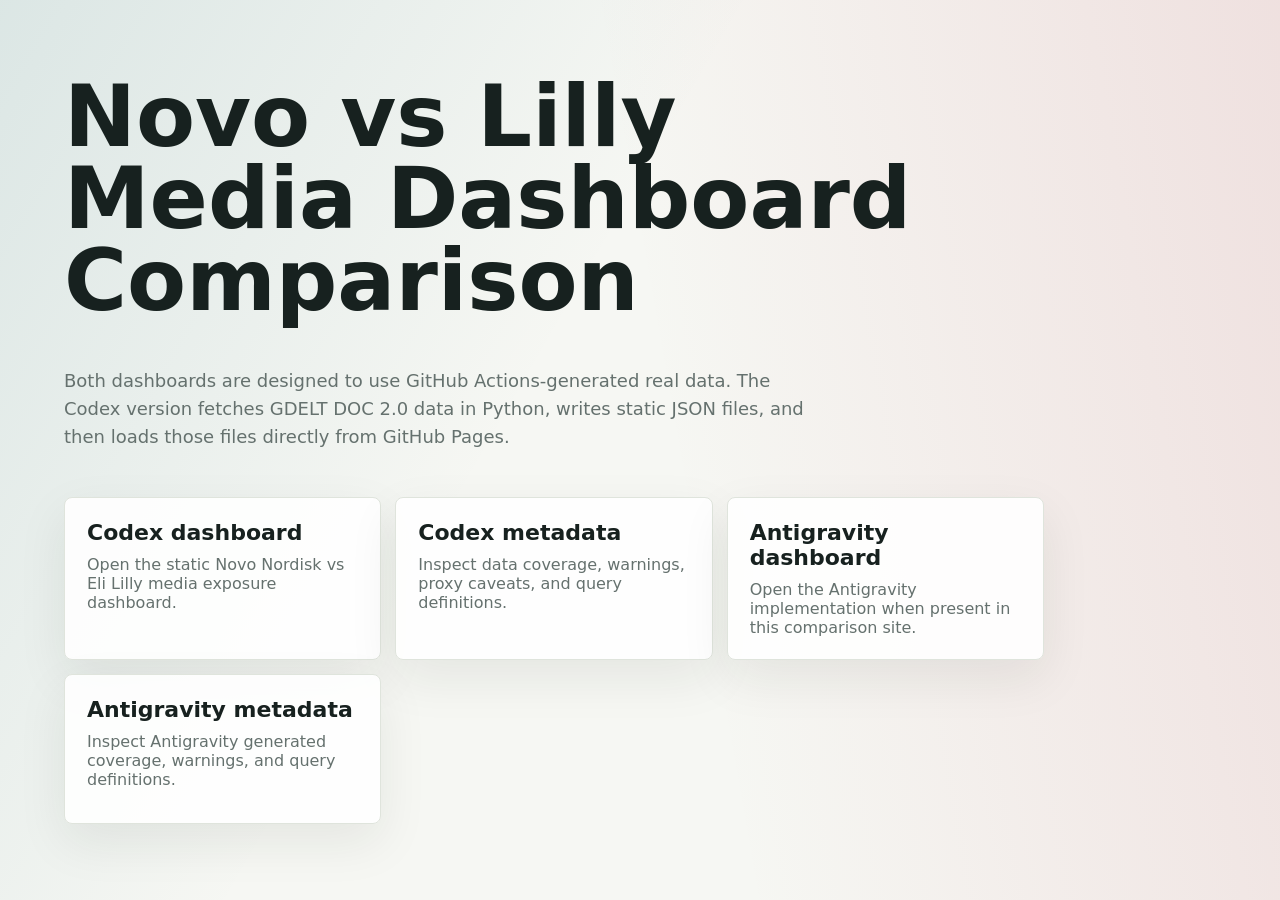
<file: media-dashboard-comparison/index.html>
<!doctype html>
<html lang="en">
  <head>
    <meta charset="utf-8">
    <meta name="viewport" content="width=device-width, initial-scale=1">
    <title>Novo vs Lilly Media Dashboard Comparison</title>
    <style>
      :root { --bg:#f6f7f3; --ink:#17211f; --muted:#65716e; --line:#dfe4dc; --panel:#fff; --novo:#1c6f7d; --lilly:#bd4052; }
      * { box-sizing: border-box; }
      body { margin:0; font-family: Inter, ui-sans-serif, system-ui, -apple-system, BlinkMacSystemFont, "Segoe UI", sans-serif; background:var(--bg); color:var(--ink); }
      main { min-height:100vh; display:grid; align-content:center; gap:28px; padding:clamp(24px,5vw,72px); background:linear-gradient(120deg, rgba(28,111,125,.12), transparent 42%), linear-gradient(260deg, rgba(189,64,82,.12), transparent 48%); }
      h1 { max-width:900px; margin:0; font-size:clamp(42px,8vw,86px); line-height:.95; letter-spacing:0; }
      p { max-width:760px; color:var(--muted); font-size:18px; line-height:1.55; }
      .links { display:grid; grid-template-columns:repeat(auto-fit,minmax(240px,1fr)); gap:14px; max-width:980px; }
      a.card { display:block; min-height:150px; padding:22px; border:1px solid var(--line); border-radius:8px; background:rgba(255,255,255,.9); color:var(--ink); text-decoration:none; box-shadow:0 18px 50px rgba(23,33,31,.08); }
      a.card strong { display:block; font-size:22px; margin-bottom:10px; }
      a.card span { color:var(--muted); }
      [hidden] { display:none !important; }
    </style>
  </head>
  <body>
    <main>
      <h1>Novo vs Lilly Media Dashboard Comparison</h1>
      <p>Both dashboards are designed to use GitHub Actions-generated real data. The Codex version fetches GDELT DOC 2.0 data in Python, writes static JSON files, and then loads those files directly from GitHub Pages.</p>
      <section class="links" aria-label="Comparison links">
        <a class="card" href="./codex/"><strong>Codex dashboard</strong><span>Open the static Novo Nordisk vs Eli Lilly media exposure dashboard.</span></a>
        <a class="card" href="./codex/data/generated/metadata.json"><strong>Codex metadata</strong><span>Inspect data coverage, warnings, proxy caveats, and query definitions.</span></a>
        <a class="card optional-antigravity" hidden href="./antigravity/"><strong>Antigravity dashboard</strong><span>Open the Antigravity implementation when present in this comparison site.</span></a>
        <a class="card optional-antigravity-metadata" hidden href="./antigravity/data/generated/metadata.json"><strong>Antigravity metadata</strong><span>Inspect Antigravity generated coverage, warnings, and query definitions.</span></a>
      </section>
    </main>
    <script>
      fetch("./antigravity/", { method: "HEAD" }).then(function (response) {
        if (response.ok) document.querySelector(".optional-antigravity").hidden = false;
      }).catch(function () {});
      fetch("./antigravity/data/generated/metadata.json", { method: "HEAD" }).then(function (response) {
        if (response.ok) document.querySelector(".optional-antigravity-metadata").hidden = false;
      }).catch(function () {});
    </script>
  </body>
</html>
</file>
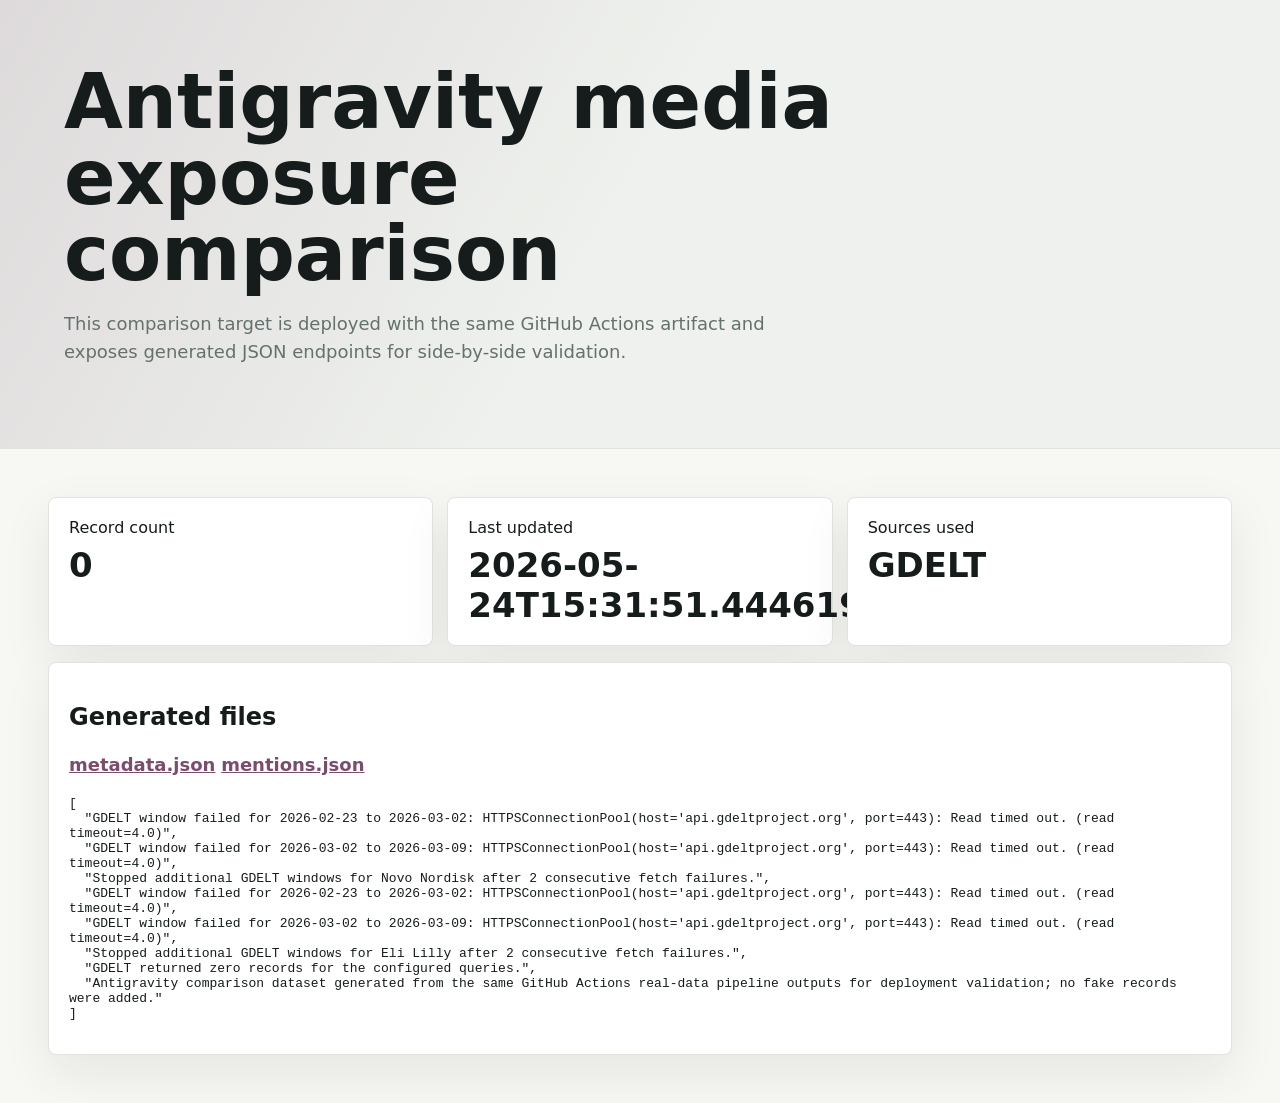
<file: media-dashboard-comparison/antigravity/index.html>
<!doctype html>
<html lang="en">
  <head>
    <meta charset="utf-8">
    <meta name="viewport" content="width=device-width, initial-scale=1">
    <title>Antigravity Media Dashboard</title>
    <style>
      :root { --bg:#f7f7f4; --ink:#151c1b; --muted:#65716e; --line:#dfe4dc; --panel:#fff; --accent:#7b4d6d; }
      * { box-sizing:border-box; }
      body { margin:0; font-family:Inter, ui-sans-serif, system-ui, -apple-system, BlinkMacSystemFont, "Segoe UI", sans-serif; background:var(--bg); color:var(--ink); }
      header { padding:clamp(28px,5vw,70px); background:linear-gradient(120deg, rgba(123,77,109,.14), transparent 48%), #eef1ed; border-bottom:1px solid var(--line); }
      h1 { max-width:860px; margin:0; font-size:clamp(42px,7vw,76px); line-height:1; letter-spacing:0; }
      p { max-width:760px; color:var(--muted); font-size:18px; line-height:1.55; }
      main { padding:clamp(20px,4vw,48px); display:grid; gap:16px; }
      .grid { display:grid; grid-template-columns:repeat(auto-fit,minmax(220px,1fr)); gap:14px; }
      .card { background:var(--panel); border:1px solid var(--line); border-radius:8px; padding:20px; box-shadow:0 18px 50px rgba(21,28,27,.08); }
      .value { display:block; margin-top:8px; font-size:34px; font-weight:900; }
      a { color:var(--accent); font-weight:800; }
      pre { white-space:pre-wrap; overflow:auto; }
    </style>
  </head>
  <body>
    <header>
      <h1>Antigravity media exposure comparison</h1>
      <p>This comparison target is deployed with the same GitHub Actions artifact and exposes generated JSON endpoints for side-by-side validation.</p>
    </header>
    <main>
      <section class="grid">
        <article class="card"><span>Record count</span><strong id="recordCount" class="value">Loading</strong></article>
        <article class="card"><span>Last updated</span><strong id="lastUpdated" class="value">Loading</strong></article>
        <article class="card"><span>Sources used</span><strong id="sourcesUsed" class="value">Loading</strong></article>
      </section>
      <section class="card">
        <h2>Generated files</h2>
        <p><a href="./data/generated/metadata.json">metadata.json</a> <a href="./data/generated/mentions.json">mentions.json</a></p>
        <pre id="warnings"></pre>
      </section>
    </main>
    <script>
      fetch("./data/generated/metadata.json", { cache: "no-store" }).then(function (response) {
        if (!response.ok) throw new Error("metadata missing");
        return response.json();
      }).then(function (metadata) {
        document.getElementById("recordCount").textContent = metadata.recordCount || 0;
        document.getElementById("lastUpdated").textContent = metadata.lastUpdated || "n/a";
        document.getElementById("sourcesUsed").textContent = (metadata.sourcesUsed || []).join(", ") || "n/a";
        document.getElementById("warnings").textContent = JSON.stringify(metadata.warnings || [], null, 2);
      }).catch(function () {
        document.getElementById("recordCount").textContent = "Missing";
        document.getElementById("warnings").textContent = "Generated data files were not found on the deployed site.";
      });
    </script>
  </body>
</html>
</file>
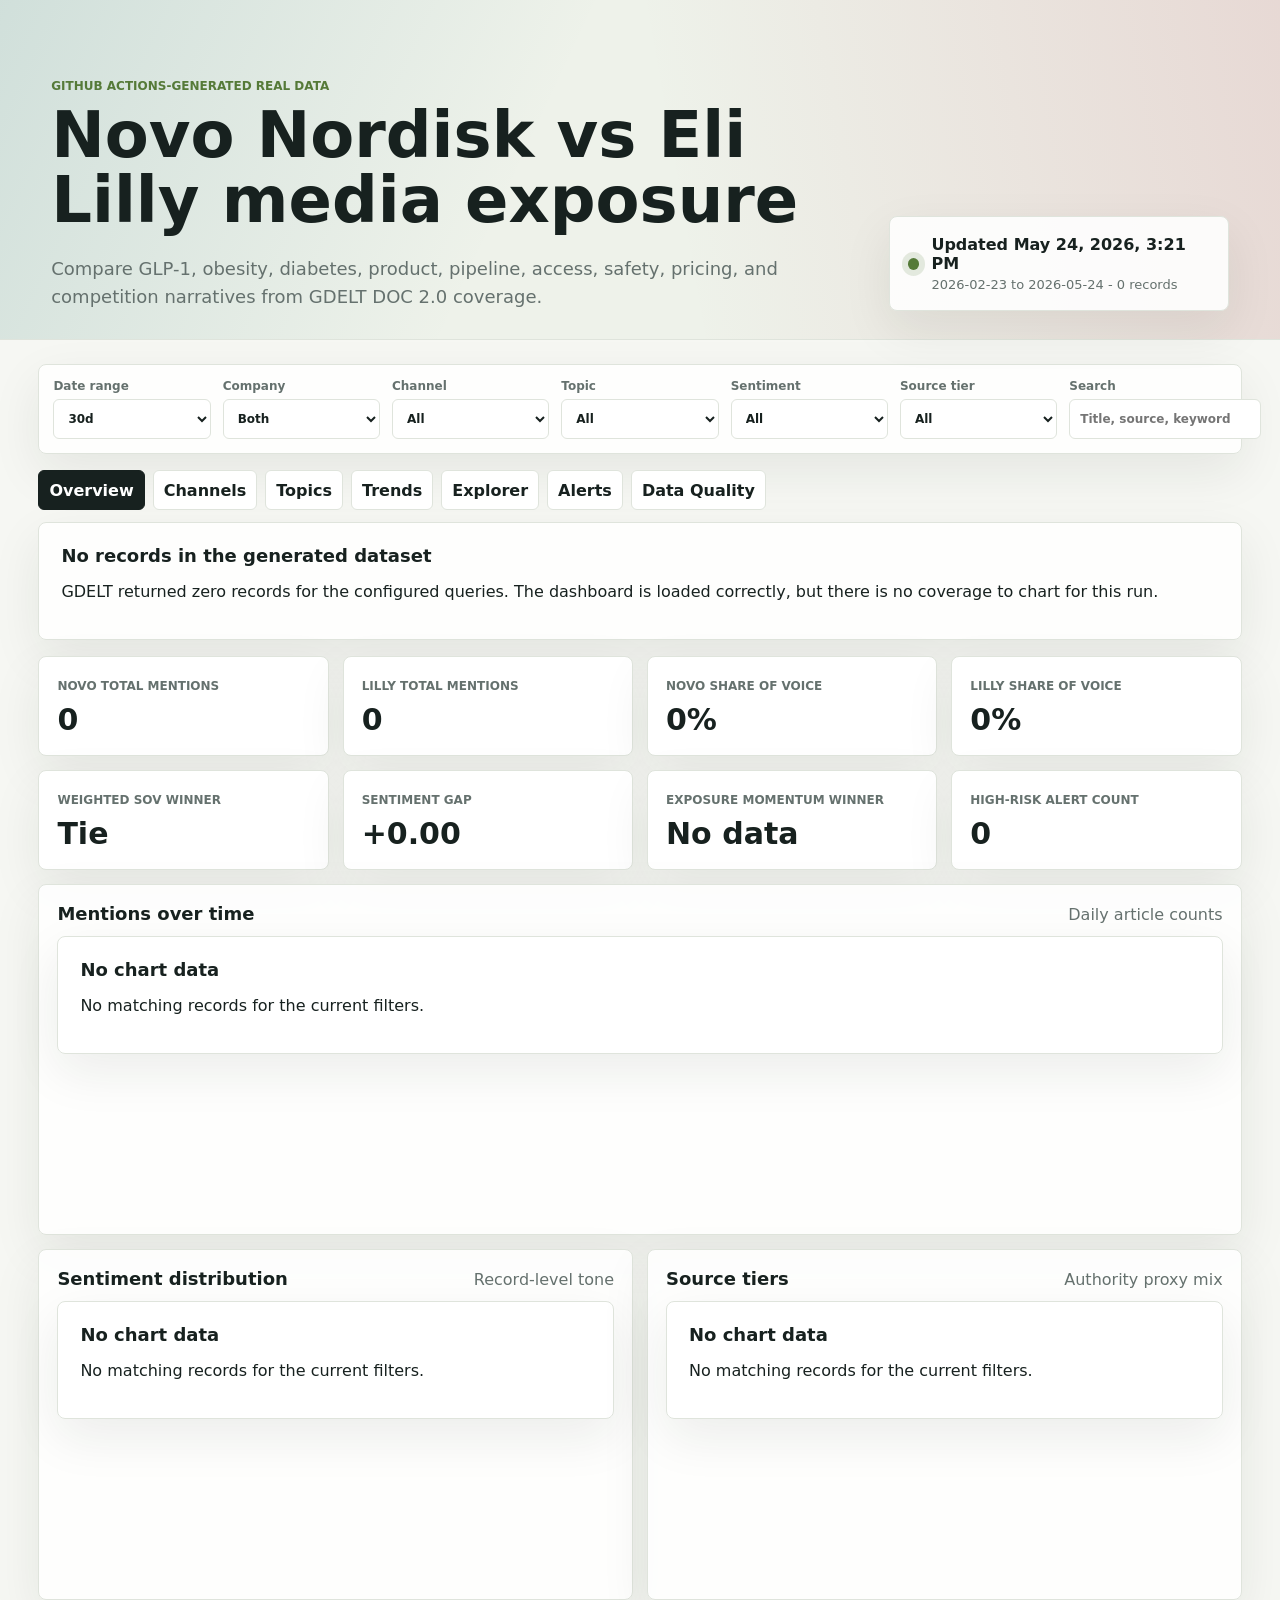
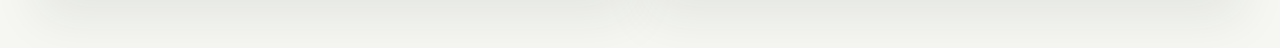
<file: media-dashboard-comparison/codex/index.html>
<!doctype html>
<html lang="en">
  <head>
    <meta charset="utf-8">
    <meta name="viewport" content="width=device-width, initial-scale=1">
    <title>Novo Nordisk vs Eli Lilly Media Exposure Dashboard</title>
    <link rel="stylesheet" href="./styles.css">
  </head>
  <body>
    <header class="topbar">
      <div>
        <p class="section-label">GitHub Actions-generated real data</p>
        <h1>Novo Nordisk vs Eli Lilly media exposure</h1>
        <p class="lede">Compare GLP-1, obesity, diabetes, product, pipeline, access, safety, pricing, and competition narratives from GDELT DOC 2.0 coverage.</p>
      </div>
      <div class="status-card">
        <span class="status-dot"></span>
        <div>
          <strong id="lastUpdated">Loading generated data</strong>
          <span id="coverageWindow">Waiting for static JSON files</span>
        </div>
      </div>
    </header>

    <main>
      <section id="loadError" class="load-error hidden">
        Generated data files were not found on the deployed site. Check the GitHub Actions data pipeline and Pages artifact.
      </section>

      <section class="filters" aria-label="Global filters">
        <label>Date range
          <select id="dateRange">
            <option value="7">7d</option>
            <option value="30" selected>30d</option>
            <option value="90">90d</option>
          </select>
        </label>
        <label>Company
          <select id="companyFilter">
            <option>Both</option>
            <option>Novo Nordisk</option>
            <option>Eli Lilly</option>
          </select>
        </label>
        <label>Channel
          <select id="channelFilter"><option>All</option></select>
        </label>
        <label>Topic
          <select id="topicFilter"><option>All</option></select>
        </label>
        <label>Sentiment
          <select id="sentimentFilter">
            <option>All</option>
            <option>Positive</option>
            <option>Neutral</option>
            <option>Negative</option>
          </select>
        </label>
        <label>Source tier
          <select id="tierFilter"><option>All</option></select>
        </label>
        <label class="search-label">Search
          <input id="searchBox" type="search" placeholder="Title, source, keyword">
        </label>
      </section>

      <nav class="tabs" aria-label="Dashboard tabs">
        <button class="active" data-tab="overview">Overview</button>
        <button data-tab="channels">Channels</button>
        <button data-tab="topics">Topics</button>
        <button data-tab="trends">Trends</button>
        <button data-tab="explorer">Explorer</button>
        <button data-tab="alerts">Alerts</button>
        <button data-tab="quality">Data Quality</button>
      </nav>

      <section id="emptyState" class="empty-state hidden">
        <h2>No records in the generated dataset</h2>
        <p>GDELT returned zero records for the configured queries. The dashboard is loaded correctly, but there is no coverage to chart for this run.</p>
      </section>

      <section class="tab-panel active" id="overview">
        <div class="kpi-grid" id="kpiGrid"></div>
        <div class="chart-grid">
          <article class="panel wide">
            <header><h2>Mentions over time</h2><span>Daily article counts</span></header>
            <div id="mentionsChart" class="chart"></div>
          </article>
          <article class="panel">
            <header><h2>Sentiment distribution</h2><span>Record-level tone</span></header>
            <div id="sentimentChart" class="chart"></div>
          </article>
          <article class="panel">
            <header><h2>Source tiers</h2><span>Authority proxy mix</span></header>
            <div id="tierChart" class="chart"></div>
          </article>
        </div>
      </section>

      <section class="tab-panel" id="channels">
        <div class="chart-grid">
          <article class="panel wide">
            <header><h2>Share of voice by channel</h2><span>Company split within each channel</span></header>
            <div id="channelChart" class="chart"></div>
          </article>
          <article class="panel wide">
            <header><h2>Top sources</h2><span>Domains with the most matched coverage</span></header>
            <div id="sourceList" class="rank-list"></div>
          </article>
        </div>
      </section>

      <section class="tab-panel" id="topics">
        <div class="chart-grid">
          <article class="panel">
            <header><h2>Topic mix</h2><span>Narrative buckets</span></header>
            <div id="topicChart" class="chart"></div>
          </article>
          <article class="panel wide">
            <header><h2>Topic heatmap</h2><span>Topic by company volume</span></header>
            <div id="topicHeatmap" class="heatmap"></div>
          </article>
        </div>
      </section>

      <section class="tab-panel" id="trends">
        <div class="chart-grid">
          <article class="panel wide">
            <header><h2>Spike trend chart</h2><span>Seven-day moving comparison</span></header>
            <div id="spikeChart" class="chart"></div>
          </article>
          <article class="panel">
            <header><h2>Momentum notes</h2><span>Recent versus prior period</span></header>
            <div id="momentumNotes" class="notes"></div>
          </article>
        </div>
      </section>

      <section class="tab-panel" id="explorer">
        <div class="table-actions">
          <button id="exportCsv">Export filtered CSV</button>
          <span id="tableCount"></span>
        </div>
        <div class="explorer-layout">
          <div class="table-wrap">
            <table>
              <thead>
                <tr>
                  <th data-sort="date">Date</th>
                  <th data-sort="company">Company</th>
                  <th data-sort="source">Source</th>
                  <th data-sort="topic">Topic</th>
                  <th data-sort="sentiment">Sentiment</th>
                  <th data-sort="title">Title</th>
                </tr>
              </thead>
              <tbody id="mentionsTable"></tbody>
            </table>
          </div>
          <aside id="detailPanel" class="detail-panel">
            <h2>Select a row</h2>
            <p>Article details, matched keywords, proxy notes, and the external link will appear here.</p>
          </aside>
        </div>
      </section>

      <section class="tab-panel" id="alerts">
        <div id="alertsList" class="alerts-list"></div>
      </section>

      <section class="tab-panel" id="quality">
        <div class="quality-grid">
          <article class="panel"><h2>Run metadata</h2><dl id="metadataList"></dl></article>
          <article class="panel"><h2>Proxy metric caveat</h2><p>GDELT does not provide true impressions or social engagement. For GDELT records, reach and source authority are rule-based proxies, and engagement is zero unless imported data supplies actual engagement.</p></article>
          <article class="panel wide"><h2>Query definitions</h2><pre id="queryDefinitions"></pre></article>
          <article class="panel wide"><h2>Data files</h2><p><a href="./data/generated/metadata.json">metadata.json</a> <a href="./data/generated/mentions.json">mentions.json</a></p><div id="warningsList" class="warnings"></div></article>
        </div>
      </section>
    </main>

    <script src="./app.js"></script>
  </body>
</html>
</file>
<file: media-dashboard-comparison/codex/styles.css>
:root {
  --bg: #f6f7f3;
  --ink: #17211f;
  --muted: #65716e;
  --line: #dfe4dc;
  --panel: #ffffff;
  --novo: #1c6f7d;
  --lilly: #bd4052;
  --accent: #557a38;
  --warn: #b55b21;
  --bad: #9f2d3a;
  --shadow: 0 18px 50px rgba(23, 33, 31, 0.08);
}

* { box-sizing: border-box; }
body {
  margin: 0;
  font-family: Inter, ui-sans-serif, system-ui, -apple-system, BlinkMacSystemFont, "Segoe UI", sans-serif;
  background: var(--bg);
  color: var(--ink);
}
a { color: var(--novo); font-weight: 700; }
.topbar {
  min-height: 340px;
  padding: 44px clamp(18px, 4vw, 64px) 28px;
  display: grid;
  grid-template-columns: minmax(0, 1fr) minmax(260px, 340px);
  gap: 28px;
  align-items: end;
  background:
    linear-gradient(115deg, rgba(28,111,125,.14), transparent 42%),
    linear-gradient(260deg, rgba(189,64,82,.14), transparent 48%),
    #eef2ea;
  border-bottom: 1px solid var(--line);
}
.section-label {
  margin: 0 0 10px;
  color: var(--accent);
  font-size: 12px;
  font-weight: 800;
  text-transform: uppercase;
  letter-spacing: 0;
}
h1 {
  max-width: 900px;
  margin: 0;
  font-size: clamp(38px, 5.5vw, 64px);
  line-height: 1.02;
  letter-spacing: 0;
}
.lede {
  max-width: 760px;
  margin: 22px 0 0;
  color: var(--muted);
  font-size: 18px;
  line-height: 1.55;
}
.status-card, .panel, .filters, .empty-state, .load-error {
  background: rgba(255,255,255,.88);
  border: 1px solid var(--line);
  box-shadow: var(--shadow);
}
.status-card {
  display: flex;
  gap: 12px;
  align-items: center;
  padding: 18px;
  border-radius: 8px;
}
.status-card span:last-child { display:block; margin-top:4px; color:var(--muted); font-size:13px; }
.status-dot { width: 12px; height: 12px; border-radius: 50%; background: var(--accent); box-shadow: 0 0 0 6px rgba(85,122,56,.15); }
main { padding: 24px clamp(14px, 3vw, 48px) 48px; }
.filters {
  display: grid;
  grid-template-columns: repeat(7, minmax(120px, 1fr));
  gap: 12px;
  padding: 14px;
  border-radius: 8px;
  margin-bottom: 16px;
}
label { display: grid; gap: 6px; color: var(--muted); font-size: 12px; font-weight: 800; }
select, input, button {
  min-height: 40px;
  border: 1px solid var(--line);
  border-radius: 6px;
  background: #fff;
  color: var(--ink);
  padding: 0 10px;
  font: inherit;
}
.search-label { min-width: 180px; }
.tabs {
  display: flex;
  gap: 8px;
  overflow-x: auto;
  padding-bottom: 12px;
}
.tabs button, .table-actions button {
  cursor: pointer;
  font-weight: 800;
}
.tabs button.active {
  background: var(--ink);
  color: white;
  border-color: var(--ink);
}
.tab-panel { display: none; }
.tab-panel.active { display: block; }
.kpi-grid {
  display: grid;
  grid-template-columns: repeat(4, minmax(170px, 1fr));
  gap: 14px;
  margin-bottom: 14px;
}
.kpi {
  background: var(--panel);
  border: 1px solid var(--line);
  border-radius: 8px;
  padding: 18px;
  box-shadow: var(--shadow);
}
.kpi span { color: var(--muted); font-size: 12px; font-weight: 800; text-transform: uppercase; }
.kpi strong { display:block; margin-top: 8px; font-size: 30px; }
.chart-grid, .quality-grid {
  display: grid;
  grid-template-columns: repeat(2, minmax(0, 1fr));
  gap: 14px;
}
.panel {
  border-radius: 8px;
  padding: 18px;
  min-width: 0;
}
.panel.wide { grid-column: 1 / -1; }
.panel header {
  display: flex;
  justify-content: space-between;
  gap: 14px;
  align-items: baseline;
  margin-bottom: 12px;
}
h2 { margin: 0; font-size: 18px; }
.panel header span, .notes, .warnings, .rank-list { color: var(--muted); }
.chart { min-height: 280px; width: 100%; }
svg { width: 100%; height: 100%; min-height: 260px; display: block; }
.axis, .legend, .chart-label { fill: var(--muted); font-size: 12px; }
.heatmap { display: grid; gap: 8px; }
.heat-row { display: grid; grid-template-columns: minmax(170px, 1fr) repeat(2, minmax(90px, 140px)); gap: 8px; align-items: center; }
.heat-cell { min-height: 34px; border-radius: 6px; padding: 8px; color: white; font-weight: 800; text-align: right; }
.rank-row, .alert-row {
  display: grid;
  grid-template-columns: minmax(0, 1fr) auto;
  gap: 12px;
  padding: 12px 0;
  border-bottom: 1px solid var(--line);
}
.table-actions { display:flex; justify-content:space-between; align-items:center; margin: 0 0 12px; }
.explorer-layout { display:grid; grid-template-columns: minmax(0, 1fr) 340px; gap:14px; align-items:start; }
.table-wrap { overflow:auto; background:white; border:1px solid var(--line); border-radius:8px; box-shadow: var(--shadow); }
table { width:100%; border-collapse:collapse; min-width: 860px; }
th, td { padding: 12px; border-bottom:1px solid var(--line); text-align:left; font-size: 14px; vertical-align: top; }
th { position: sticky; top: 0; background: #f8faf6; cursor:pointer; font-size: 12px; text-transform: uppercase; color: var(--muted); }
tbody tr { cursor:pointer; }
tbody tr:hover { background:#f7faf4; }
.detail-panel {
  position: sticky;
  top: 12px;
  background: #fff;
  border: 1px solid var(--line);
  border-radius: 8px;
  padding: 18px;
  box-shadow: var(--shadow);
}
.pill { display:inline-flex; align-items:center; min-height:24px; padding:0 8px; border-radius:999px; background:#eef2ea; color:var(--ink); font-size:12px; font-weight:800; margin: 0 6px 6px 0; }
.sentiment-Positive { color: #28733f; font-weight: 800; }
.sentiment-Negative { color: var(--bad); font-weight: 800; }
.sentiment-Neutral { color: var(--muted); font-weight: 800; }
.alerts-list { display:grid; gap:12px; }
.alert-row {
  background:#fff;
  border:1px solid var(--line);
  border-radius:8px;
  padding:16px;
  box-shadow: var(--shadow);
}
dl { display:grid; grid-template-columns: 160px minmax(0,1fr); gap: 10px; margin:0; }
dt { color: var(--muted); font-weight: 800; }
dd { margin:0; overflow-wrap:anywhere; }
pre { white-space: pre-wrap; overflow:auto; background:#f7faf4; border:1px solid var(--line); border-radius:8px; padding:12px; }
.empty-state, .load-error {
  border-radius: 8px;
  padding: 22px;
  margin-bottom: 16px;
}
.load-error { border-color: #e0a08a; color: #7c2e1b; }
.hidden { display:none; }

@media (max-width: 980px) {
  .topbar, .explorer-layout, .chart-grid, .quality-grid { grid-template-columns: 1fr; }
  .filters { grid-template-columns: repeat(2, minmax(0, 1fr)); }
  .kpi-grid { grid-template-columns: repeat(2, minmax(0, 1fr)); }
  .detail-panel { position: static; }
}
@media (max-width: 620px) {
  h1 { font-size: 42px; }
  .filters, .kpi-grid { grid-template-columns: 1fr; }
  main { padding-inline: 12px; }
}
</file>
